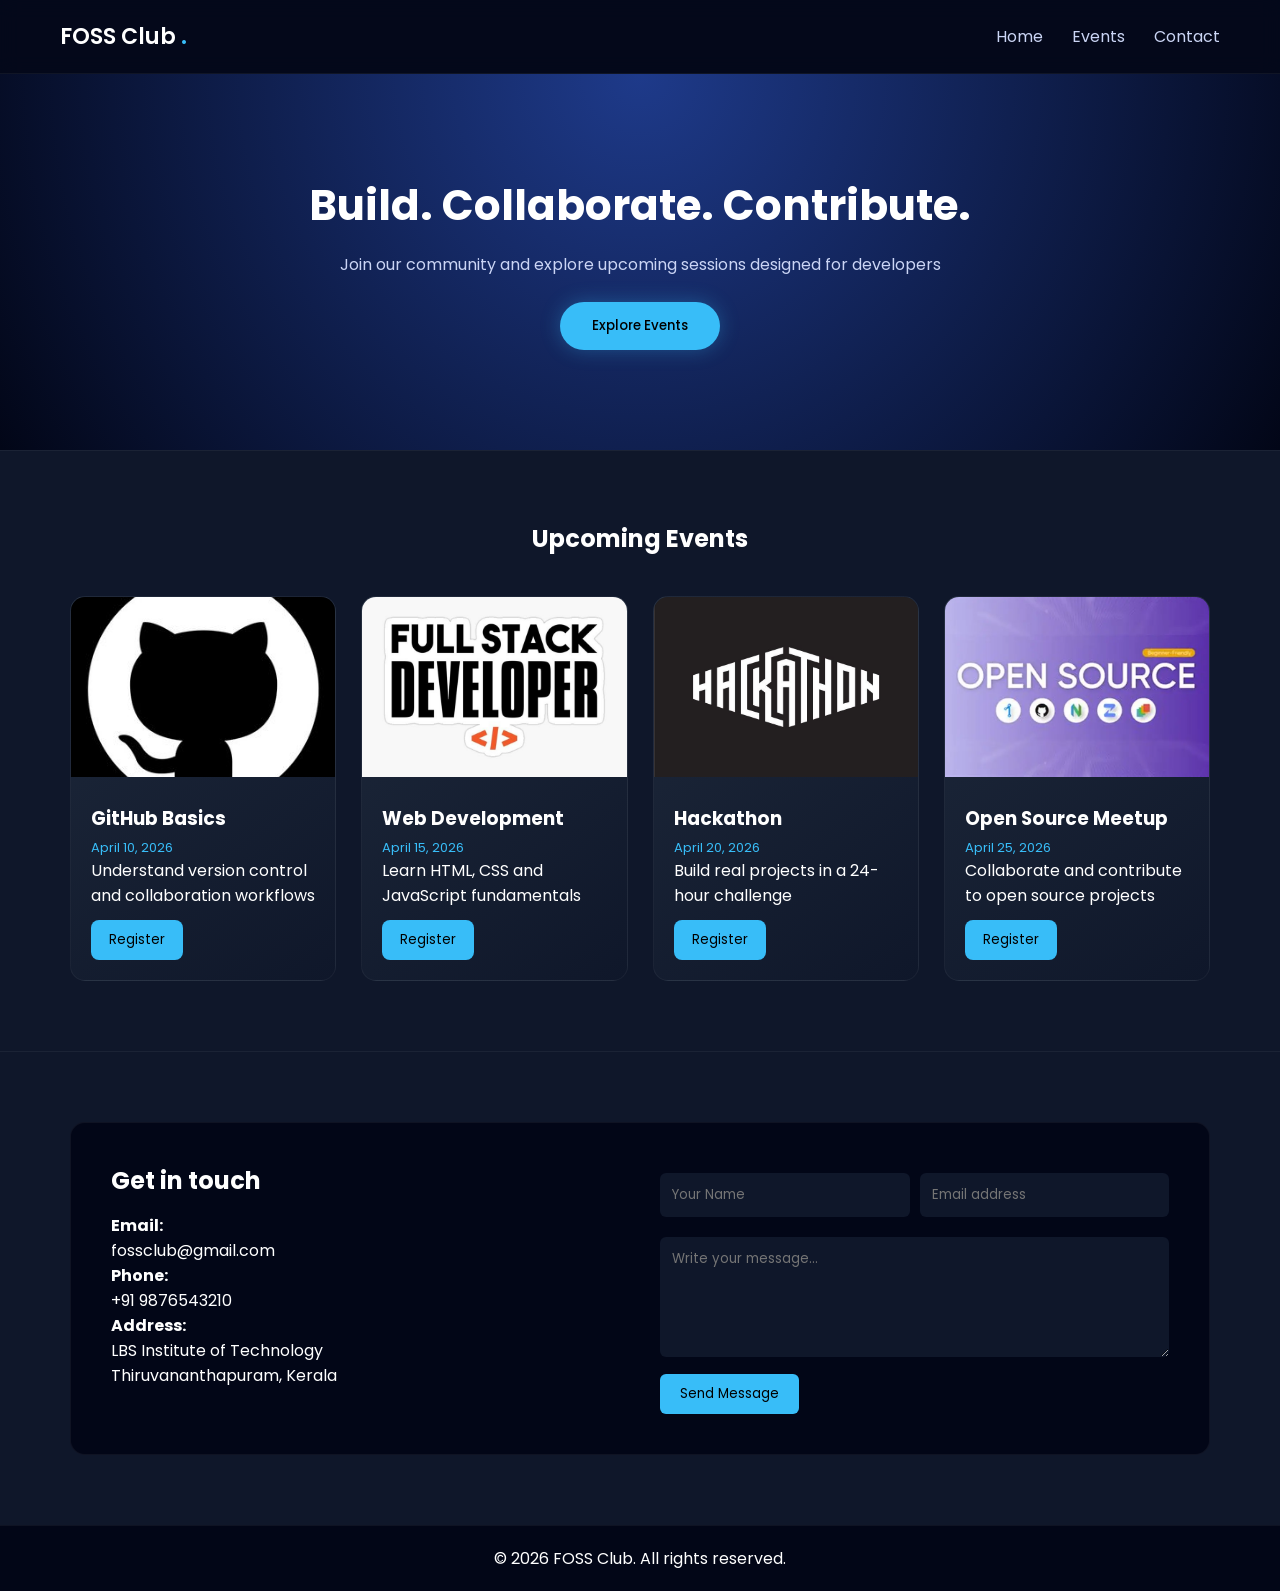
<file: index.html>
<!DOCTYPE html>
<html lang="en">
<head>
  <meta charset="UTF-8">
  <title>FOSS Club</title>

  <link href="https://fonts.googleapis.com/css2?family=Poppins:wght@300;400;500;600&display=swap" rel="stylesheet">
  <link href="https://unpkg.com/aos@2.3.4/dist/aos.css" rel="stylesheet">
  <link rel="stylesheet" href="style.css">
</head>
<body>
<header>
  <h1>FOSS Club <span>.</span></h1>
  <nav>
    <a href="#">Home</a>
    <a href="#events">Events</a>
    <a href="#contact">Contact</a>
  </nav>
</header>

<section class="cta">
  <h2>Build. Collaborate. Contribute.</h2>
  <p>Join our community and explore upcoming sessions designed for developers</p>
  <button onclick="scrollToEvents()">Explore Events</button>
</section>

<section id="events" class="events">
  <h2 data-aos="fade-up">Upcoming Events</h2>

  <div class="card-container">

    <div class="card" data-aos="zoom-in">
      <img src="images/github.jpg" alt="">
      <div class="card-content">
        <h3>GitHub Basics</h3>
        <p class="date">April 10, 2026</p>
        <p>Understand version control and collaboration workflows</p>
        <button onclick="location.href='register.html'">Register</button>
      </div>
    </div>

    <div class="card" data-aos="zoom-in" data-aos-delay="100">
      <img src="images/webdev.jpg" alt="">
      <div class="card-content">
        <h3>Web Development</h3>
        <p class="date">April 15, 2026</p>
        <p>Learn HTML, CSS and JavaScript fundamentals</p>
        <button onclick="location.href='register.html'">Register</button>
      </div>
    </div>

    <div class="card" data-aos="zoom-in" data-aos-delay="200">
      <img src="images/hackathon.jpg" alt="">
      <div class="card-content">
        <h3>Hackathon</h3>
        <p class="date">April 20, 2026</p>
        <p>Build real projects in a 24-hour challenge</p>
        <button onclick="location.href='register.html'">Register</button>
      </div>
    </div>

    <div class="card" data-aos="zoom-in" data-aos-delay="300">
      <img src="images/OIP.webp" alt="">
      <div class="card-content">
        <h3>Open Source Meetup</h3>
        <p class="date">April 25, 2026</p>
        <p>Collaborate and contribute to open source projects</p>
        <button onclick="location.href='register.html'">Register</button>
      </div>
    </div>

  </div>
</section>

<section id="contact" class="contact">
  <div class="contact-wrapper">

    <div class="contact-info" data-aos="fade-right">
      <h2>Get in touch</h2>
      <p><strong>Email:</strong><br> fossclub@gmail.com</p>
      <p><strong>Phone:</strong><br> +91 9876543210</p>
      <p><strong>Address:</strong><br>
        LBS Institute of Technology<br>
        Thiruvananthapuram, Kerala
      </p>
    </div>

    <div class="contact-form" data-aos="fade-left">
      <form>
        <div class="row">
          <input type="text" placeholder="Your Name" required>
          <input type="email" placeholder="Email address" required>
        </div>

        <textarea placeholder="Write your message..." required></textarea>
        <button type="submit">Send Message</button>
      </form>
    </div>

  </div>
</section>

<footer>
  <p>© 2026 FOSS Club. All rights reserved.</p>
</footer>

<script src="https://unpkg.com/aos@2.3.4/dist/aos.js"></script>
<script>
  AOS.init({ duration: 900, once: true });

  function scrollToEvents() {
    document.getElementById("events").scrollIntoView({
      behavior: "smooth"
    });
  }
</script>

</body>
</html>
</file>
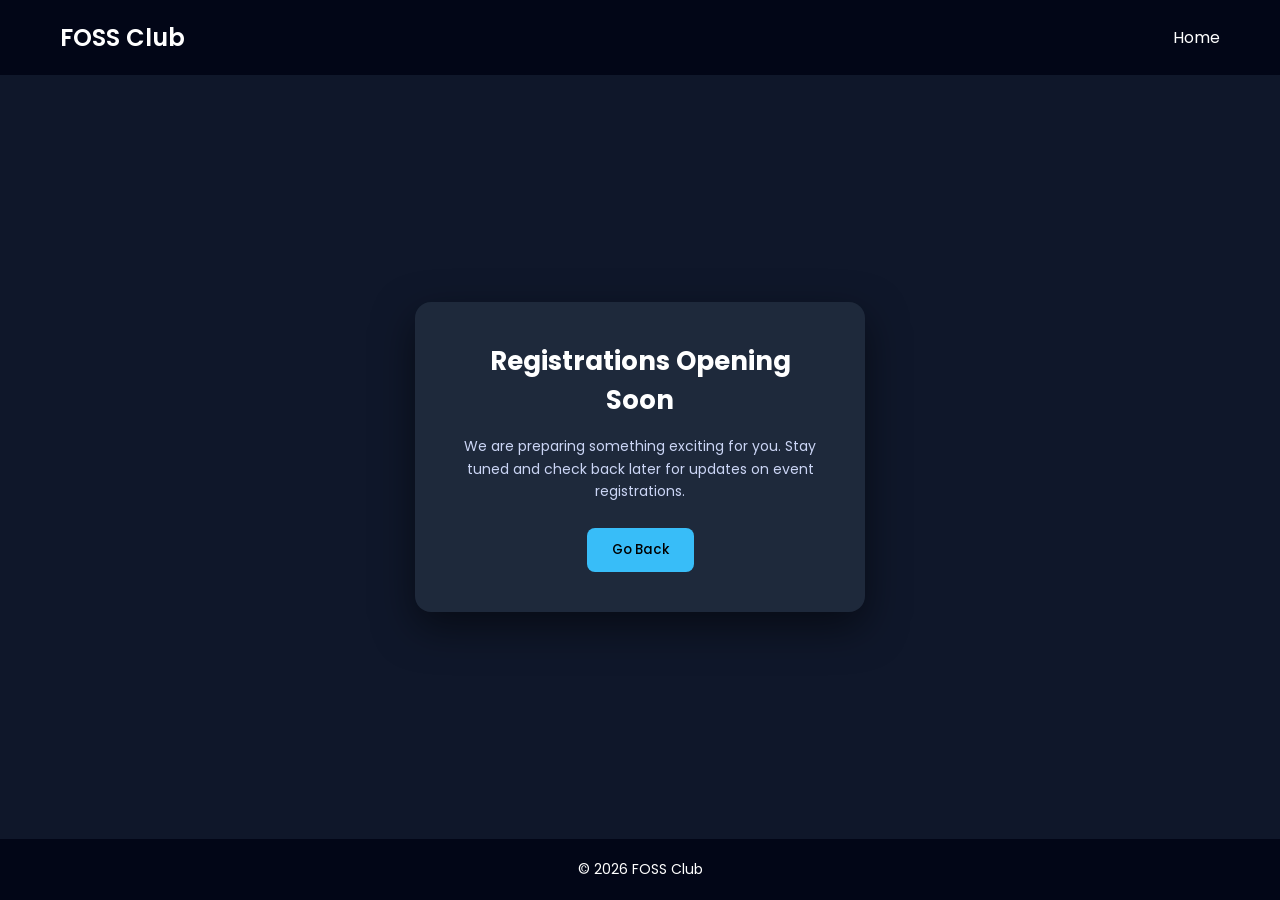
<file: register.html>
<!DOCTYPE html>
<html lang="en">
<head>
  <meta charset="UTF-8">
  <title>Register|FOSS Club</title>
  <link href="https://fonts.googleapis.com/css2?family=Poppins:wght@300;400;500;600&display=swap" rel="stylesheet">
  <link rel="stylesheet" href="register.css">
</head>
<body>
<header>
  <h2>FOSS Club</h2>
  <nav>
    <a href="index.html">Home</a>
  </nav>
</header>
<section class="main">
  <div class="card">
    <h1>Registrations Opening Soon</h1>
    <p>We are preparing something exciting for you. Stay tuned and check back later for updates on event registrations.</p>

    <button onclick="location.href='index.html'">Go Back</button>
  </div>
</section>
<footer>
  <p>© 2026 FOSS Club</p>
</footer>
</body>
</html>
</file>
<file: style.css>
* {
  margin: 0;
  padding: 0;
  box-sizing: border-box;
  font-family: 'Poppins', sans-serif;
}

body {
  background: #0f172a;
  color: white;
}

header {
  display: flex;
  justify-content: space-between;
  align-items: center;
  padding: 20px 60px;
  position: sticky;
  top: 0;
  background: rgba(2, 6, 23, 0.8);
  backdrop-filter: blur(10px);
  border-bottom: 1px solid rgba(255,255,255,0.05);
}

header h1 {
  font-size: 22px;
  font-weight: 600;
}

header h1 span {
  color: #38bdf8;
}

header nav a {
  margin-left: 25px;
  text-decoration: none;
  color: #cbd5f5;
  transition: 0.3s;
}

header nav a:hover {
  color: #38bdf8;
}


.cta {
  text-align: center;
  padding: 100px 20px;
  background: radial-gradient(circle at top, #1e3a8a, #020617);
}

.cta h2 {
  font-size: 42px;
  margin-bottom: 15px;
}

.cta p {
  color: #cbd5f5;
  margin-bottom: 25px;
}

.cta button {
  padding: 14px 32px;
  border: none;
  border-radius: 30px;
  background: #38bdf8;
  color: black;
  font-weight: 500;
  cursor: pointer;
  transition: 0.3s;
  box-shadow: 0 0 20px rgba(56,189,248,0.3);
}

.cta button:hover {
  transform: translateY(-3px);
  background: #0ea5e9;
}

.events {
  padding: 70px;
  text-align: center;
  border-top: 1px solid rgba(255,255,255,0.05);
}

.card-container {
  display: grid;
  grid-template-columns: repeat(auto-fit, minmax(260px, 1fr));
  gap: 25px;
  margin-top: 40px;
}

.card {
  background: linear-gradient(145deg, #1e293b, #0f172a);
  border-radius: 15px;
  overflow: hidden;
  border: 1px solid rgba(255,255,255,0.05);
  transition: 0.3s;
}

.card:hover {
  transform: translateY(-10px) scale(1.02);
  box-shadow: 0 20px 40px rgba(0,0,0,0.5);
}

.card img {
  width: 100%;
  height: 180px;
  object-fit: cover;
}

.card-content {
  padding: 20px;
  text-align: left;
}

.card h3 {
  margin-bottom: 5px;
}

.date {
  font-size: 13px;
  color: #38bdf8;
}

.card button {
  margin-top: 12px;
  padding: 10px 18px;
  border: none;
  border-radius: 8px;
  background: #38bdf8;
  color: black;
  cursor: pointer;
  transition: 0.3s;
}

.card button:hover {
  transform: scale(1.05);
  background: #0ea5e9;
}

.contact {
  padding: 70px;
  border-top: 1px solid rgba(255,255,255,0.05);
}

.contact-wrapper {
  display: flex;
  gap: 40px;
  flex-wrap: wrap;
  background: #020617;
  padding: 40px;
  border-radius: 15px;
  border: 1px solid rgba(255,255,255,0.05);
}

.contact-info,
.contact-form {
  flex: 1;
}

.contact h2 {
  margin-bottom: 15px;
}

input,
textarea {
  width: 100%;
  padding: 12px;
  margin: 10px 0;
  border-radius: 6px;
  border: none;
  background: #0f172a;
  color: white;
}

.row {
  display: flex;
  gap: 10px;
}

textarea {
  height: 120px;
}

.contact button {
  background: #38bdf8;
  padding: 10px 20px;
  border: none;
  border-radius: 6px;
  cursor: pointer;
  transition: 0.3s;
}

.contact button:hover {
  background: #0ea5e9;
}

footer {
  text-align: center;
  padding: 20px;
  background: #020617;
  border-top: 1px solid rgba(255,255,255,0.05);
}
</file>
<file: register.css>
* {
  margin: 0;
  padding: 0;
  box-sizing: border-box;
  font-family: 'Poppins', sans-serif;
}
body {
  background: #0f172a;
  color: white;
  display: flex;
  flex-direction: column;
  min-height: 100vh;
}
header {
  display: flex;
  justify-content: space-between;
  align-items: center;
  padding: 20px 60px;
  background: #020617;
}
header h2 {
  font-weight: 600;
}
header a {
  text-decoration: none;
  color: white;
  transition: 0.3s;
}
header a:hover {
  color: #38bdf8;
}
.main {
  flex: 1;
  display: flex;
  justify-content: center;
  align-items: center;
  padding: 60px 20px;
}
.card {
  background: #1e293b;
  padding: 40px;
  border-radius: 16px;
  text-align: center;
  max-width: 450px;
  width: 100%;
  animation: fadeUp 1s ease;
  box-shadow: 0 15px 40px rgba(0,0,0,0.5);
}
.card h1 {
  font-size: 26px;
  margin-bottom: 15px;
}
.card p {
  color: #cbd5f5;
  font-size: 14px;
  margin-bottom: 25px;
  line-height: 1.6;
}
.card button {
  padding: 12px 25px;
  border: none;
  border-radius: 8px;
  background: #38bdf8;
  color: black;
  font-weight: 500;
  cursor: pointer;
  transition: 0.3s;
}
.card button:hover {
  background: #0ea5e9;
  transform: scale(1.05);
}
footer {
  text-align: center;
  padding: 20px;
  background: #020617;
  font-size: 14px;
}
@keyframes fadeUp {
  from {
    opacity: 0;
    transform: translateY(40px);
  }
  to {
    opacity: 1;
    transform: translateY(0);
  }
}
</file>
